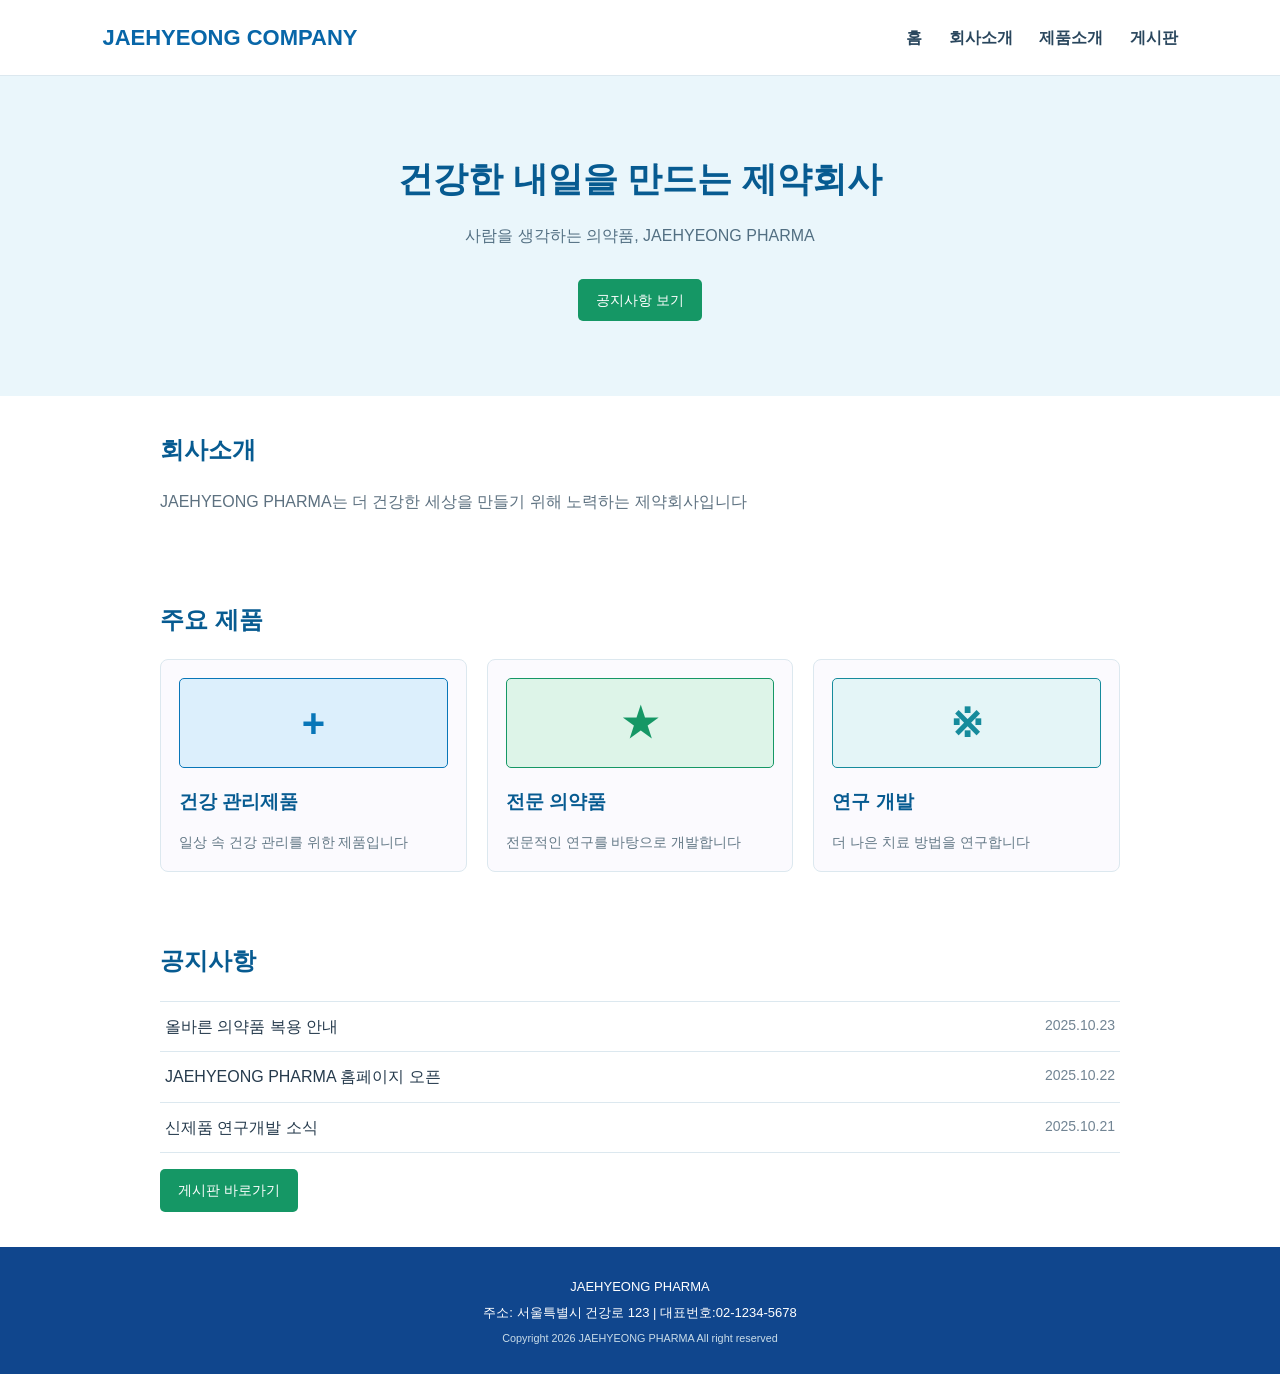
<file: index.html>
<!DOCTYPE html>
<html lang="en">
<head>
    <meta charset="UTF-8">
    <meta name="viewport" content="width=device-width, initial-scale=1.0">
    <link rel="stylesheet" href="css/style.css">
    <title>재형 제약</title>
</head>
<body>
    <!--공통 상단-->
    <header> 
        <div class="logo"><a href="index.html">JAEHYEONG COMPANY</a>
        </div>
        <nav>
            <a href="index.html">홈</a>
            <a href="#">회사소개</a>
            <a href="#">제품소개</a>
            <a href="board.html">게시판</a>
        </nav>
    </header>

    <!--메인 화면-->
    <main>
        <section class="main-banner">
            <h1>건강한 내일을 만드는 제약회사</h1>
            <p>사람을 생각하는 의약품, JAEHYEONG PHARMA</p>
            <a href="board.html" class="button">공지사항 보기</a>
        </section>
        <section class="content-section" id="company">
            <h2>회사소개</h2>
            <p>JAEHYEONG PHARMA는 더 건강한 세상을 만들기 위해 노력하는 제약회사입니다</p>
        </section>
        <section class="content-section" id="products">
            <h2>주요 제품</h2>
            <div class="card-list">
                <article class="card">
                    <div class="product-img blue"> + </div>
                    <h3>건강 관리제품</h3>
                    <p>일상 속 건강 관리를 위한 제품입니다</p>
                </article>
                <article class="card">
                    <div class="product-img green"> ★ </div>
                    <h3>전문 의약품</h3>
                    <p>전문적인 연구를 바탕으로 개발합니다</p>
                </article>
                <article class="card">
                    <div class="product-img lightblue"> ※ </div>
                    <h3>연구 개발</h3>
                    <p>더 나은 치료 방법을 연구합니다</p>
                </article>
            </div>
        </section>
        <section class="content-section notice">
            <h2>공지사항</h2>
            <ul>
                <li><a href="content_view.html">올바른 의약품 복용 안내</a><span>2025.10.23</span></li>
                <li><a href="#">JAEHYEONG PHARMA 홈페이지 오픈</a><span>2025.10.22</span></li>
                <li><a href="#">신제품 연구개발 소식</a><span>2025.10.21</span></li>
            </ul>
            <a href="board.html" class="button">게시판 바로가기</a>
        </section>
    </main>

    <!--공통 하단-->
    <footer>
        <p>JAEHYEONG PHARMA</p>
        <p>주소: 서울특별시 건강로 123 | 대표번호:02-1234-5678</p>
        <small>Copyright 2026 JAEHYEONG PHARMA All right reserved</small>
    </footer>
</body>
</html>
</file>
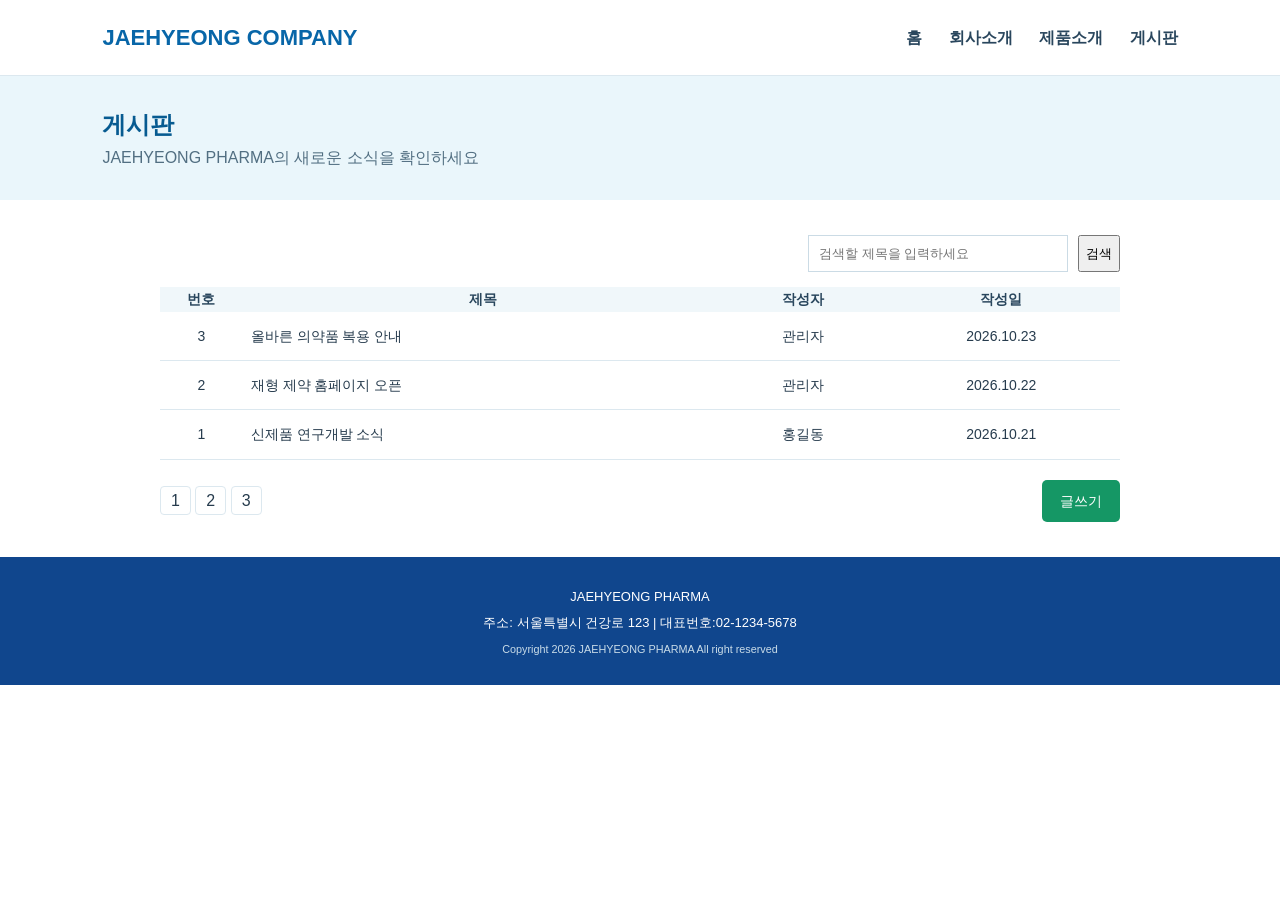
<file: board.html>
<!DOCTYPE html>
<html lang="en">
<head>
    <meta charset="UTF-8">
    <meta name="viewport" content="width=device-width, initial-scale=1.0">
    <link rel="stylesheet" href="css/style.css">
    <title>게시판</title>
</head>
<body>
     <!--공통 상단-->
    <header> 
        <div class="logo"><a href="index.html">JAEHYEONG COMPANY</a>
        </div>
        <nav>
            <a href="index.html">홈</a>
            <a href="#">회사소개</a>
            <a href="#">제품소개</a>
            <a href="board.html">게시판</a>
        </nav>
    </header>

    <!--게시판 목록-->
    <main>
        <section class="page-title">
            <h1>게시판</h1>
            <p>JAEHYEONG PHARMA의 새로운 소식을 확인하세요</p>
        </section>

        <!--게시판 검색-->
        <section class="content-section">
            <div class="boardSearch">
                <input type="text" id="searchText" placeholder="검색할 제목을 입력하세요">
                <button type="button" onclick="">검색</button>
            </div>

        <!--게시판 목록 출력-->
            <table class="boardTable">
                <thead> <!--제목줄 태그-->
                    <tr>
                        <th>번호</th>
                        <th>제목</th>
                        <th>작성자</th>
                        <th>작성일</th>
                    </tr>
                </thead>
                <tbody id="boardList">
                    <tr>
                        <td>3</td>
                        <td class="subject"><a href="content_view.html">올바른 의약품 복용 안내</a></td>
                        <td>관리자</td>
                        <td>2026.10.23</td>
                    </tr>
                    <tr>
                        <td>2</td>
                        <td class="subject"><a href="#">재형 제약 홈페이지 오픈</a></td>
                        <td>관리자</td>
                        <td>2026.10.22</td>
                    </tr>
                    <tr>
                        <td>1</td>
                        <td class="subject"><a href="#">신제품 연구개발 소식</a></td>
                        <td>홍길동</td>
                        <td>2026.10.21</td>
                    </tr>
                </tbody>
            </table>

            <div class="boardBottom">
                <div class="pageNumber">
                    <a href="#">1</a>
                    <a href="#">2</a>
                    <a href="#">3</a>
                </div>
                <a href="writing.html" class="button">글쓰기</a>
            </div>
        </section>
    </main>

    <!--공통 하단-->
    <footer>
        <p>JAEHYEONG PHARMA</p>
        <p>주소: 서울특별시 건강로 123 | 대표번호:02-1234-5678</p>
        <small>Copyright 2026 JAEHYEONG PHARMA All right reserved</small>
    </footer>
</body>
</html>
</file>
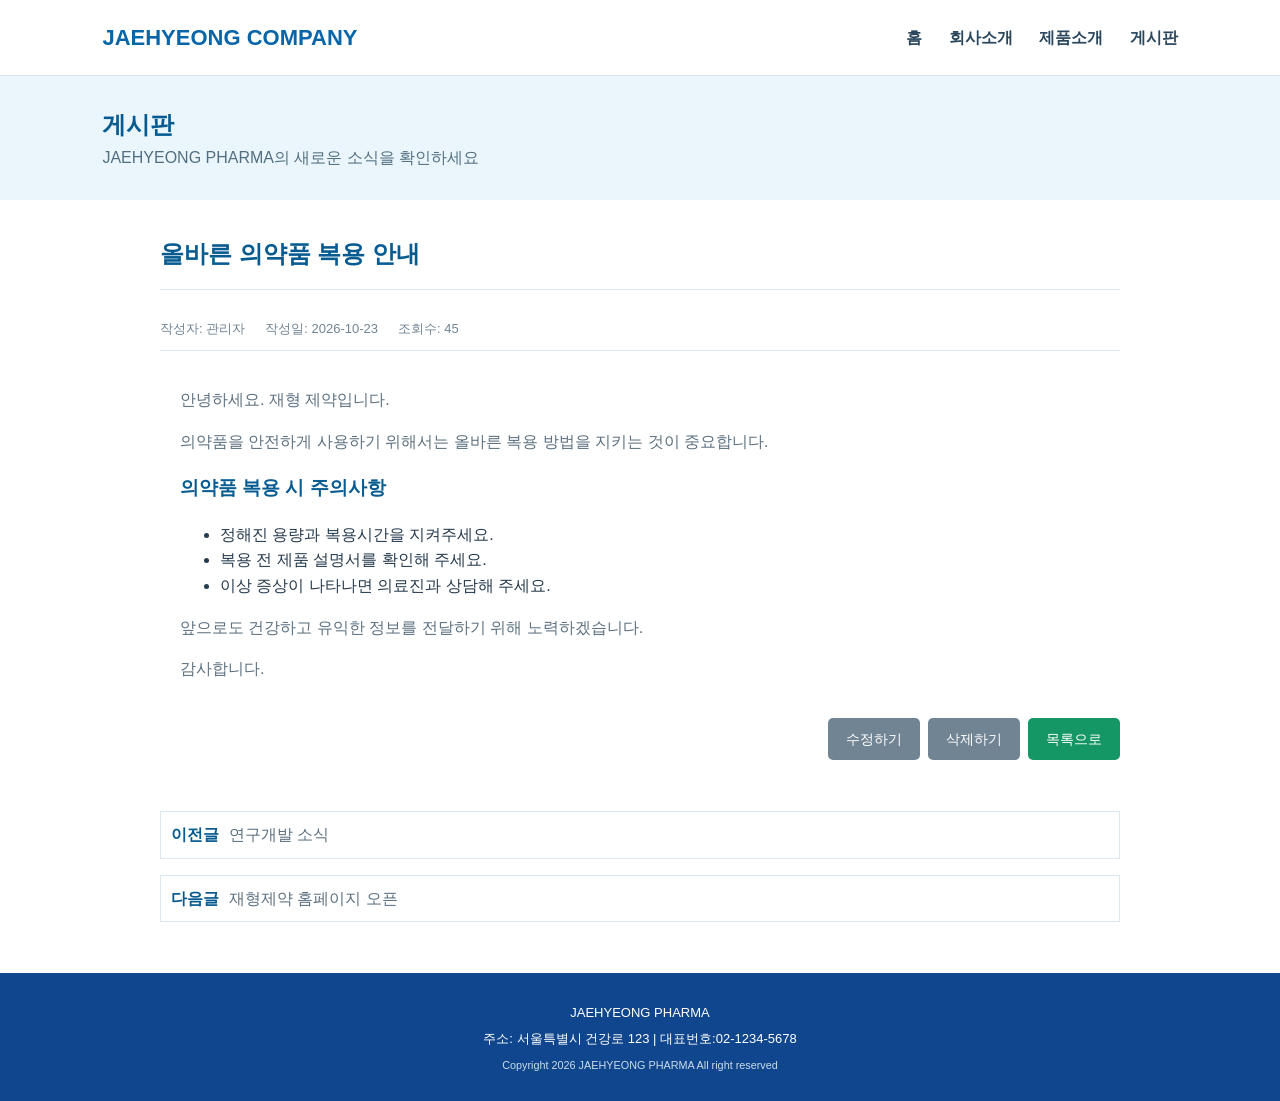
<file: content_view.html>
<!DOCTYPE html>
<html lang="en">
<head>
    <meta charset="UTF-8">
    <meta name="viewport" content="width=device-width, initial-scale=1.0">
    <link rel="stylesheet" href="css/style.css">
    <title>게시판 | 글 내용</title>
</head>
<body>
     <!--공통 상단-->
    <header> 
        <div class="logo"><a href="index.html">JAEHYEONG COMPANY</a>
        </div>
        <nav>
            <a href="index.html">홈</a>
            <a href="#">회사소개</a>
            <a href="#">제품소개</a>
            <a href="board.html">게시판</a>
        </nav>
    </header>

    <!--게시판 목록-->
    <main>
        <section class="page-title">
            <h1>게시판</h1>
            <p>JAEHYEONG PHARMA의 새로운 소식을 확인하세요</p>
        </section>

        <!--게시판 검색-->
        <section class="content-section article">
            <h2>올바른 의약품 복용 안내</h2>
            <div class="article-info">
                <span>작성자: 관리자</span>
                <span>작성일: 2026-10-23</span>
                <span>조회수: 45</span>
            </div>

            <div class="article-content">
                <p>안녕하세요. 재형 제약입니다.</p>
                <p>의약품을 안전하게 사용하기 위해서는 올바른 복용 방법을 지키는 것이 중요합니다.</p>
                <h3>의약품 복용 시 주의사항</h3>
                <ul>
                    <li>정해진 용량과 복용시간을 지켜주세요.</li>
                    <li>복용 전 제품 설명서를 확인해 주세요.</li>
                    <li>이상 증상이 나타나면 의료진과 상담해 주세요.</li>
                </ul>
                <p>앞으로도 건강하고 유익한 정보를 전달하기 위해 노력하겠습니다.</p>
                <p>감사합니다.</p>
            </div>

            <div class="article-buttons">
                <a href="#" class="button gray">수정하기</a>
                <a href="#" class="button gray">삭제하기</a>
                <a href="board.html" class="button">목록으로</a>
            </div>
        </section>

        <section class="content-section prev-next">
            <p><b>이전글</b><a href="#">연구개발 소식</a></p>
            <p><b>다음글</b><a href="#">재형제약 홈페이지 오픈</a></p>
        </section>
    </main>

    <!--공통 하단-->
    <footer>
        <p>JAEHYEONG PHARMA</p>
        <p>주소: 서울특별시 건강로 123 | 대표번호:02-1234-5678</p>
        <small>Copyright 2026 JAEHYEONG PHARMA All right reserved</small>
    </footer>
</body>
</html>
</file>
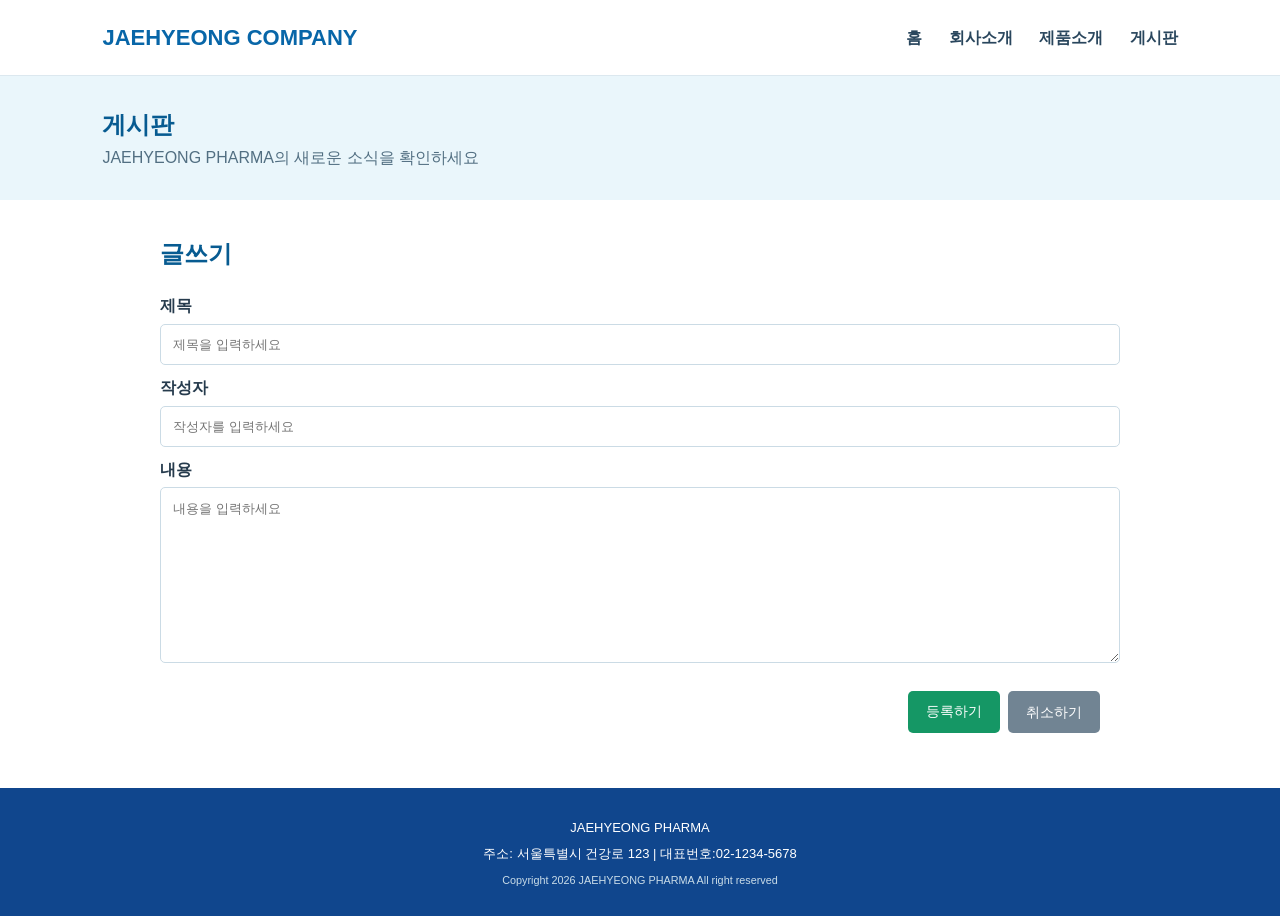
<file: writing.html>
<!DOCTYPE html>
<html lang="en">
<head>
    <meta charset="UTF-8">
    <meta name="viewport" content="width=device-width, initial-scale=1.0">
    <link rel="stylesheet" href="css/style.css">
    <title>게시판 | 글쓰기</title>
</head>
<body>
     <!--공통 상단-->
    <header> 
        <div class="logo"><a href="index.html">JAEHYEONG COMPANY</a>
        </div>
        <nav>
            <a href="index.html">홈</a>
            <a href="#">회사소개</a>
            <a href="#">제품소개</a>
            <a href="board.html">게시판</a>
        </nav>
    </header>

    <!--게시판 목록-->
    <main>
        <section class="page-title">
            <h1>게시판</h1>
            <p>JAEHYEONG PHARMA의 새로운 소식을 확인하세요</p>
        </section>

        <!--게시판 글쓰기-->
        <section class="content-section form">
            <h2>글쓰기</h2>
            <form>
                <label>제목</label>
                <input type="text" id="title" placeholder="제목을 입력하세요">

                <label>작성자</label>
                <input type="text" id="writer" placeholder="작성자를 입력하세요">

                <label>내용</label>
                <textarea id="content" placeholder="내용을 입력하세요" rows="10"></textarea>
            </form>

            <div class="form-buttons">
                <button type="submit" class="button">등록하기</button>
                <a href="board.html" class="button gray">취소하기</a>
            </div>
        </section>
    </main>

    <!--공통 하단-->
    <footer>
        <p>JAEHYEONG PHARMA</p>
        <p>주소: 서울특별시 건강로 123 | 대표번호:02-1234-5678</p>
        <small>Copyright 2026 JAEHYEONG PHARMA All right reserved</small>
    </footer>
</body>
</html>
</file>
<file: css/style.css>
* {
    box-sizing: border-box; /* padding 값에 상관없이 width 고정 */
}

body {
    margin: 0;
    font-family: Arial, "맑은 고딕", sans-serif;
    color: #263b4d;
    background-color: white;
    line-height: 1.6;
}

a {
    color: inherit; /* 하이퍼링크의 상위 태그의 색을 사용 */
    text-decoration: none;
}

/* 상단 로고 */
header {
    display: flex;
    justify-content: space-between; /* 양옆으로 정렬 */
    padding: 20px 8%;
    border-bottom: 1px solid #dce8ef;
    align-items: center;
}

.logo {
    font-weight: bold;
    color: #0866a8;
    font-size: 22px;
}

nav a {
    font-weight: bold;
    color: #29465d;
    margin-left: 22px;
}

nav a:hover {
    color: #159765;
}

/* 홈페이지 대문 배너 */
.main-banner {
    background-color: #eaf6fb;
    text-align: center;
    padding: 75px 20px;
}

.main-banner h1 {
    color: #075b91;
    font-size: 35px;
    margin: 0 0 12px;
}

.main-banner p {
    color: #526f82;
    margin-bottom: 30px;
}

/* 공통 버튼 디자인 */
.button {
    background-color: #159765;
    padding: 10px 18px;
    color: white;
    font-size: 14px;
    border: none;
    border-radius: 5px;
    display: inline-block;
}

.button:hover {
    background-color: #107b52;
}

/* 본문 컨텐츠 영역 */
.content-section {
    width: 1000px;
    margin: 0 auto;
    padding: 35px 20px;
}

.content-section h2 {
    color: #075b91;
    margin-top: 0;
}

.content-section p {
    color: #5d7180;
}

/* 제품 카드 리스트 */
.card-list {
    display: flex;
    gap: 20px;

}

.card {
    border: 1px solid #dce8ef;
    border-radius: 8px;
    background-color: #fbfafe;
    padding: 18px;
    flex: 1;
}

.card h3 {
    color: #075b91;
    margin-bottom: 5px;
}

.card p {
    color: #647987;
    font-size: 14px;
    margin-bottom: 0;
}

.product-img {
    display: flex;
    height: 90px;
    border: 1px solid ;
    font-weight: bold;
    font-size: 40px;
    justify-content: center; /* 가로 가운데 정렬 */
    align-items: center; 
    border-radius: 5px;
}

.product-img.blue {
    background-color: #dceffc;
    color: #0876b8;
}

.product-img.green {
    background-color: #ddf4e8;
    color: #159765;
}

.product-img.lightblue {
    background-color: #e4f5f7;
    color: #168b9c;
}

/* 공지사항 */
.content-section.notice ul {
    list-style: none;
    border-top: 1px solid #dce8ef;
    padding: 0; /* ul 내 리스트들의 여백을 제거 */
}

.content-section.notice li {
    border-bottom: 1px solid #dce8ef;
    display: flex;
    justify-content: space-between;
    gap: 15px;
    padding: 12px 5px;
}

.content-section.notice li span {
    font-size: 14px;
    color: #718493;
}

.content-section.notice a:hover {
    color: #159765;
}

/* 하단 디자인 */
footer {
    background-color: #10468d;
    text-align: center;
    padding: 25px 15px;
    color: white;
    font-size: 13px;
}

footer small {
    color: #c9dce8;
}

footer p {
    margin: 5px;
}

/* 게시판 목록 디자인 */
/* 게시판 페이지 제목 */
.page-title {
    background-color: #eaf6fb;
    padding: 30px 8%;
}

.page-title h1 {
    color: #075b91;
    margin: 0;
}

.page-title p {
    color: #526f82;
    margin: 0;
}

/* 게시판 검색 */
.boardSearch {
    display: flex;
    justify-content: flex-end;
    gap: 10px;
    margin-bottom: 15px;
}

.boardSearch input {
    width: 260px;
    padding: 10px;
    border: 1px solid #cbdbe5;
}

/* 게시판 글 목록 */
.boardTable {
    width: 100%;
    text-align: center;
    font-size: 14px;
    border-collapse: collapse; /* 열 사이의 빈 공간 제거 */
}

.boardTable th {
    background-color: #f0f7fa;
    color: #29465d;
}

.boardTable td {
    padding: 13px 8px;
    border-bottom: 1px solid #dce8ef;
}

.boardTable .subject {
    text-align: left;
    width: 50%;
}

.boardTable .subject:hover {
    color: #159765;
    text-decoration: underline;
}

.boardBottom {
    display: flex;
    justify-content: space-between;
    align-items: center;
    margin-top: 20px;
}

.pageNumber a {
    border: 1px solid #dce8ef;
    padding: 5px 10px;
    border-radius: 4px;
}

/* 게시글 내용 보기 디자인 */
.content-section.article h2 {
    border-bottom: 1px solid #dce8ef;
    padding-bottom: 15px;
}

.article-info {
    display: flex;
    gap: 20px;
    padding: 10px 0;
    color: #718493;
    font-size: 13px;
    border-bottom: 1px solid #dce8ef;
}

.article-content {
    padding: 20px;
    min-height: 250px; 
}

.article-content h3 {
    color: #075b91;
}

.article-buttons {
    display: flex;
    justify-content: flex-end;
    gap: 8px;
}

.button.gray {
    background-color: #718493;
}

.button.gray:hover {
    background-color: #536775;
}

.prev-next {
    padding-top: 0;
}

.prev-next p {
    border: 1px solid #dce8ef;
    padding: 10px;
}

.prev-next b {
    color: #075b91;
    padding-right: 10px;
}

/* 게시판 글쓰기 디자인 */
form label {
    display: block;
    margin-top: 10px;
    margin-bottom: 5px;
    font-weight: bold;
}

form input {
    width: 100%;
    padding: 12px;
    border: 1px solid #cbdbe5;
    border-radius: 5px;
    font-family: inherit; /* input 안에 입력되는 글꼴이 상위 태그의 지정된 글꼴을 따라간다 */
}

form textarea {
     width: 100%;
    padding: 12px;
    border: 1px solid #cbdbe5;
    border-radius: 5px;
    font-family: inherit;
    resize: vertical; /* 세로 방향만 영역늘리기 허용 */
}

.form-buttons {
    display: flex;
    justify-content: flex-end;
    gap: 8px;
    margin: 20px;
}
</file>
